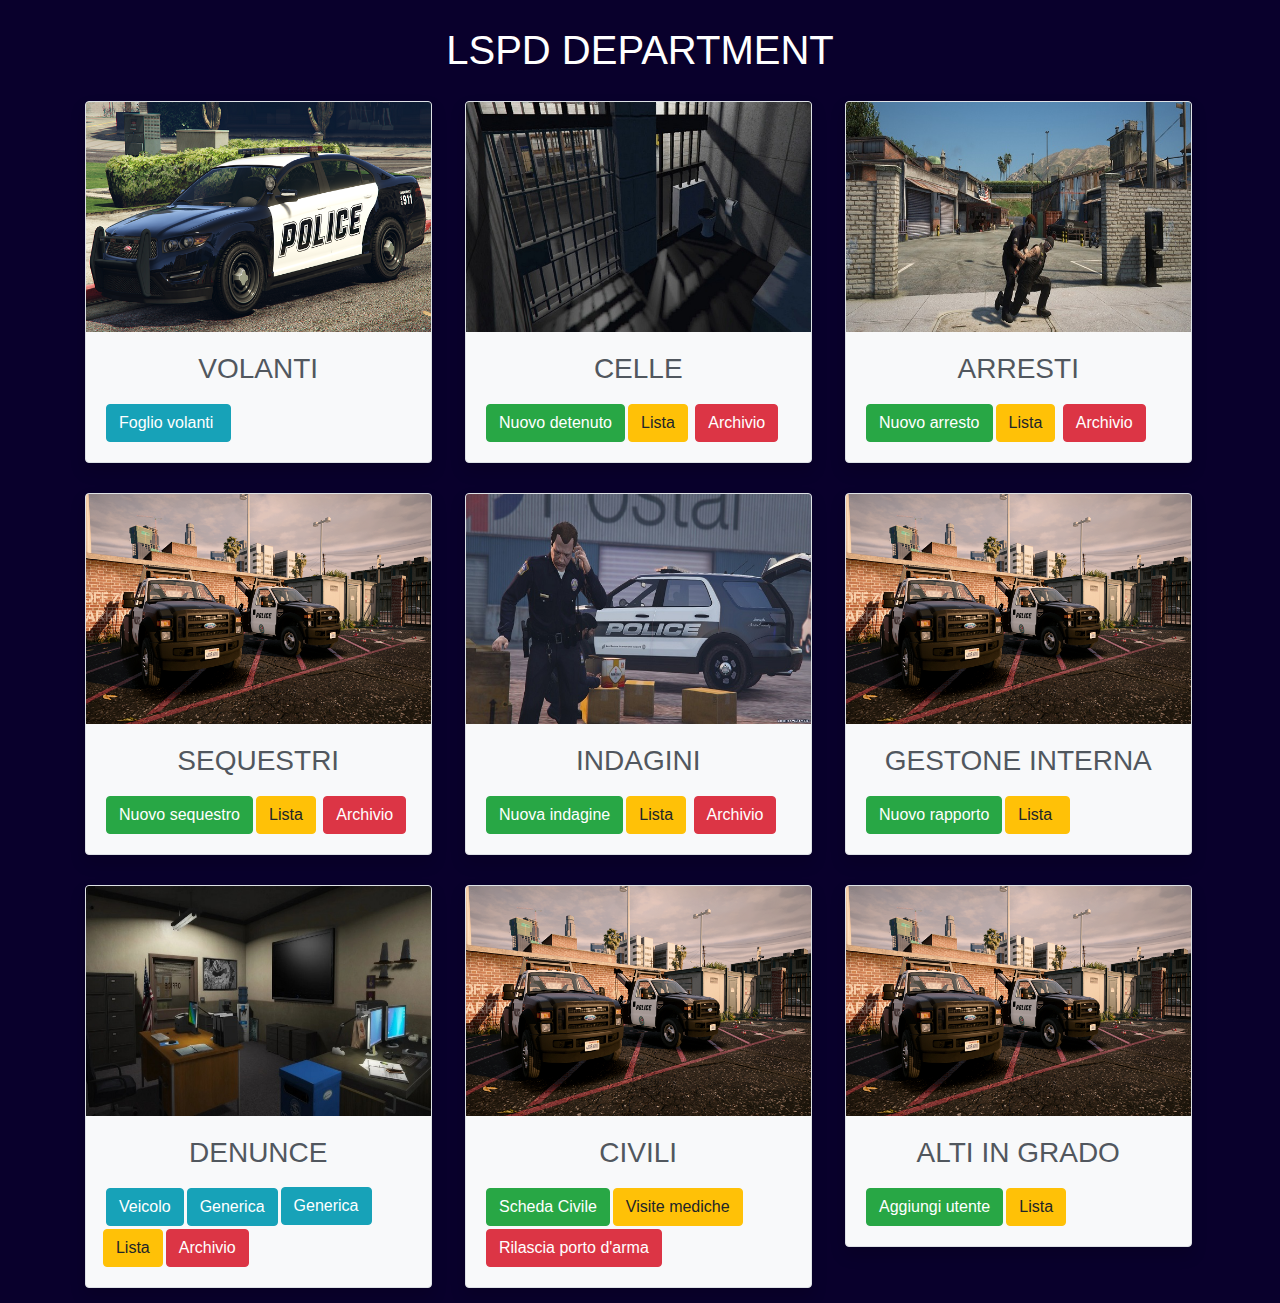
<file: index.html>
<!DOCTYPE html>
<html>

<head>
    <meta charset="utf-8">
    <meta name="viewport" content="width=device-width, initial-scale=1.0, shrink-to-fit=no">
    <title>Untitled</title>
    <link rel="stylesheet" href="https://cdnjs.cloudflare.com/ajax/libs/twitter-bootstrap/4.4.1/css/bootstrap.min.css">
    <link rel="stylesheet" href="https://fonts.googleapis.com/css?family=Oswald">
    <link rel="stylesheet" href="assets/css/styles.min.css">
    <link rel="stylesheet" href="https://cdnjs.cloudflare.com/ajax/libs/animate.css/3.5.2/animate.min.css">
</head>

<body style="color: rgb(255,255,255);background-color: rgb(9,0,44);">
    <h1 id="title">LSPD DEPARTMENT</h1>
    <section>
        <div class="container">
            <div class="row">
                <div class="col-auto col-sm-12 col-md-12 col-lg-4 col-xl-4" style="padding-top: 15px;padding-bottom: 15px;padding-right: 15px;padding-left: 15px;border: none;">
                    <div class="bg-light border rounded shadow card"><img class="card-img-top" src="assets/img/car-police.png">
                        <div class="card-body">
                            <h3 class="text-center card-title" style="font-family: 'Alegreya Sans', sans-serif;color: rgb(81,87,94);">VOLANTI</h3>
                            <p class="card-text" style="font-family: Antic, sans-serif;color: rgb(81,87,94);"></p><a class="btn btn-outline-info active" role="button" id="submit" style="font-weight: normal;font-family: Antic, sans-serif;">Foglio volanti&nbsp;</a></div>
                    </div>
                </div>
                <div class="col-auto col-sm-12 col-md-12 col-lg-4 col-xl-4" style="padding-top: 15px;padding-bottom: 15px;padding-right: 15px;padding-left: 15px;">
                    <div class="bg-light border rounded shadow card"><img class="card-img-top" src="assets/img/jail.jpg">
                        <div class="card-body">
                            <h3 class="text-center card-title" style="font-family: Antic, sans-serif;color: rgb(81,87,94);">CELLE</h3>
                            <p class="card-text" style="font-family: Antic, sans-serif;color: rgb(81,87,94);"></p><a class="btn btn-outline-success active" role="button" id="submit" style="font-weight: normal;font-family: Antic, sans-serif;">Nuovo detenuto</a><a class="btn btn-outline-warning active" role="button" id="submit" style="font-weight: normal;font-family: Antic, sans-serif;">Lista</a>
                            <a
                                class="btn btn-outline-danger active" role="button" id="submit" style="font-weight: normal;font-family: Antic, sans-serif;">Archivio</a>
                        </div>
                    </div>
                </div>
                <div class="col-auto col-sm-12 col-md-12 col-lg-4 col-xl-4" style="padding-top: 15px;padding-bottom: 15px;padding-right: 15px;padding-left: 15px;">
                    <div class="bg-light border rounded shadow card"><img class="card-img-top" src="assets/img/arrest.jpeg">
                        <div class="card-body">
                            <h3 class="text-center card-title" style="font-family: Antic, sans-serif;color: rgb(81,87,94);">ARRESTI</h3>
                            <p class="card-text" style="font-family: Antic, sans-serif;color: rgb(81,87,94);"></p><a class="btn btn-outline-success active" role="button" id="submit" style="font-weight: normal;font-family: Antic, sans-serif;">Nuovo arresto</a><a class="btn btn-outline-warning active" role="button" id="submit" style="font-weight: normal;font-family: Antic, sans-serif;">Lista</a>
                            <a
                                class="btn btn-outline-danger active" role="button" id="submit" style="font-weight: normal;font-family: Antic, sans-serif;">Archivio</a>
                        </div>
                    </div>
                </div>
                <div class="col-auto col-sm-12 col-md-12 col-lg-4 col-xl-4" style="padding-top: 15px;padding-bottom: 15px;padding-right: 15px;padding-left: 15px;">
                    <div class="bg-light border rounded shadow card"><img class="card-img-top" src="assets/img/towtruck.png">
                        <div class="card-body">
                            <h3 class="text-center card-title" style="font-family: Antic, sans-serif;color: rgb(81,87,94);">SEQUESTRI</h3>
                            <p class="card-text" style="font-family: Antic, sans-serif;color: rgb(81,87,94);"></p><a class="btn btn-outline-success active" role="button" id="submit" style="font-weight: normal;font-family: Antic, sans-serif;">Nuovo sequestro</a><a class="btn btn-outline-warning active" role="button" id="submit" style="font-weight: normal;font-family: Antic, sans-serif;">Lista</a>
                            <a
                                class="btn btn-outline-danger active" role="button" id="submit" style="font-weight: normal;font-family: Antic, sans-serif;">Archivio</a>
                        </div>
                    </div>
                </div>
                <div class="col-auto col-sm-12 col-md-12 col-lg-4 col-xl-4" style="padding-top: 15px;padding-bottom: 15px;padding-right: 15px;padding-left: 15px;">
                    <div class="bg-light border rounded shadow card"><img class="card-img-top" src="assets/img/indagini.jpg">
                        <div class="card-body">
                            <h3 class="text-center card-title" style="font-family: Antic, sans-serif;color: rgb(81,87,94);">INDAGINI</h3>
                            <p class="card-text" style="font-family: Antic, sans-serif;color: rgb(81,87,94);"></p><a class="btn btn-outline-success active" role="button" id="submit" style="font-weight: normal;font-family: Antic, sans-serif;">Nuova indagine</a><a class="btn btn-outline-warning active" role="button" id="submit" style="font-weight: normal;font-family: Antic, sans-serif;">Lista</a>
                            <a
                                class="btn btn-outline-danger active" role="button" id="submit" style="font-weight: normal;font-family: Antic, sans-serif;">Archivio</a>
                        </div>
                    </div>
                </div>
                <div class="col-auto col-sm-12 col-md-12 col-lg-4 col-xl-4" style="padding-top: 15px;padding-bottom: 15px;padding-right: 15px;padding-left: 15px;">
                    <div class="bg-light border rounded shadow card"><img class="card-img-top" src="assets/img/towtruck.png">
                        <div class="card-body">
                            <h3 class="text-center card-title" style="font-family: Antic, sans-serif;color: rgb(81,87,94);">GESTONE INTERNA</h3>
                            <p class="card-text" style="font-family: Antic, sans-serif;color: rgb(81,87,94);"></p><a class="btn btn-outline-success active" role="button" id="submit" style="font-weight: normal;font-family: Antic, sans-serif;">Nuovo rapporto</a><a class="btn btn-outline-warning active" role="button" id="submit" style="font-weight: normal;font-family: Antic, sans-serif;">Lista&nbsp;</a></div>
                    </div>
                </div>
                <div class="col-auto col-sm-12 col-md-12 col-lg-4 col-xl-4" style="padding-top: 15px;padding-bottom: 15px;padding-right: 15px;padding-left: 15px;">
                    <div class="bg-light border rounded shadow card"><img class="card-img-top" src="assets/img/complaint.jpg">
                        <div class="card-body">
                            <h3 class="text-center card-title" style="font-family: Antic, sans-serif;color: rgb(81,87,94);">DENUNCE</h3>
                            <p class="card-text" style="font-family: Antic, sans-serif;color: rgb(81,87,94);"></p><a class="btn btn-outline-info active" role="button" id="submit" style="font-weight: normal;font-family: Antic, sans-serif;" href="denuncia_veicolo.html">Veicolo</a><a class="btn btn-outline-info active" role="button" id="submit"
                                style="font-weight: normal;font-family: Antic, sans-serif;" href="denuncia_generica.html">Generica</a><a class="btn btn-outline-info active" role="button" id="submit-1" style="font-weight: normal;font-family: Antic, sans-serif;"
                                href="denuncia_generica.html">Generica</a><a class="btn btn-outline-warning active" role="button" id="submit" style="font-weight: normal;font-family: Antic, sans-serif; margin-left: -1%">Lista</a><a class="btn btn-outline-danger active"
                                role="button" id="submit" style="font-weight: normal;font-family: Antic, sans-serif;">Archivio</a></div>
                    </div>
                </div>
                <div class="col-auto col-sm-12 col-md-12 col-lg-4 col-xl-4" style="padding-top: 15px;padding-bottom: 15px;padding-right: 15px;padding-left: 15px;">
                    <div class="bg-light border rounded shadow card"><img class="card-img-top" src="assets/img/towtruck.png">
                        <div class="card-body">
                            <h3 class="text-center card-title" style="font-family: Antic, sans-serif;color: rgb(81,87,94);">CIVILI</h3>
                            <p class="card-text" style="font-family: Antic, sans-serif;color: rgb(81,87,94);"></p><a class="btn btn-outline-success active" role="button" id="submit" style="font-weight: normal;font-family: Antic, sans-serif;" href="scheda_civile.php">Scheda Civile</a><a class="btn btn-outline-warning active" role="button"
                                id="submit" style="font-weight: normal;font-family: Antic, sans-serif;">Visite mediche</a><a class="btn btn-outline-danger active" role="button" id="submit" style="font-weight: normal;font-family: Antic, sans-serif;">Rilascia porto d'arma</a></div>
                    </div>
                </div>
                <div class="col-auto col-sm-12 col-md-12 col-lg-4 col-xl-4" style="padding-top: 15px;padding-bottom: 15px;padding-right: 15px;padding-left: 15px;">
                    <div class="bg-light border rounded shadow card"><img class="card-img-top" src="assets/img/towtruck.png">
                        <div class="card-body">
                            <h3 class="text-center card-title" style="font-family: Antic, sans-serif;color: rgb(81,87,94);">ALTI IN GRADO</h3>
                            <p class="card-text" style="font-family: Antic, sans-serif;color: rgb(81,87,94);"></p><a class="btn btn-outline-success active" role="button" id="submit" style="font-weight: normal;font-family: Antic, sans-serif;" href="..">Aggiungi utente</a><a class="btn btn-outline-warning active" role="button"
                                id="submit" style="font-weight: normal;font-family: Antic, sans-serif;">Lista</a></div>
                    </div>
                </div>
            </div>
        </div>
    </section>
    <script src="https://cdnjs.cloudflare.com/ajax/libs/jquery/3.4.1/jquery.min.js"></script>
    <script src="https://cdnjs.cloudflare.com/ajax/libs/twitter-bootstrap/4.4.1/js/bootstrap.bundle.min.js"></script>
    <script src="assets/js/script.min.js"></script>
</body>

</html>
</file>
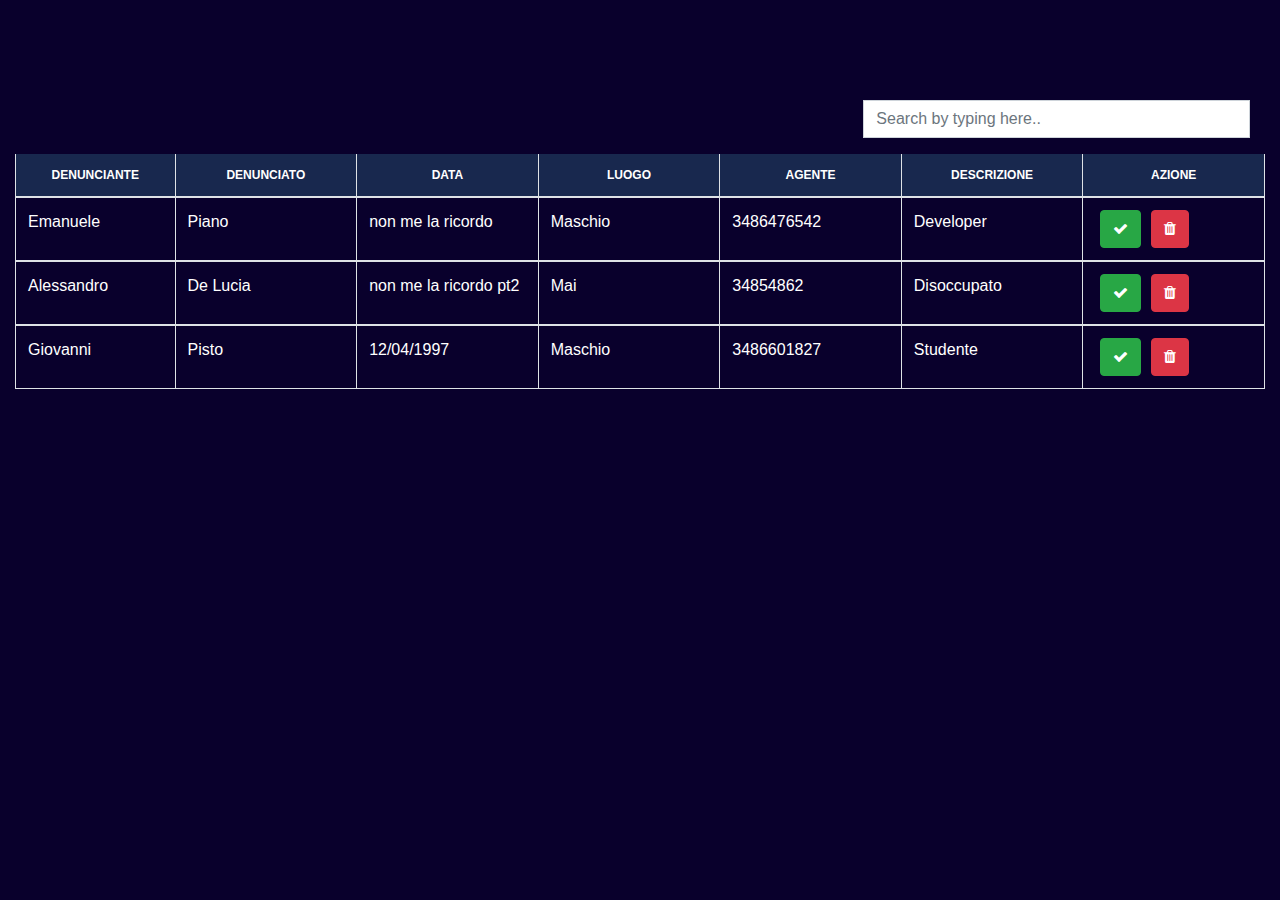
<file: lista_denuncia_generica.html>
<!DOCTYPE html>
<html>

<head>
    <meta charset="utf-8">
    <meta name="viewport" content="width=device-width, initial-scale=1.0, shrink-to-fit=no">
    <title>Untitled</title>
    <link rel="stylesheet" href="https://cdnjs.cloudflare.com/ajax/libs/twitter-bootstrap/4.4.1/css/bootstrap.min.css">
    <link rel="stylesheet" href="https://fonts.googleapis.com/css?family=Oswald">
    <link rel="stylesheet" href="https://cdnjs.cloudflare.com/ajax/libs/font-awesome/4.7.0/css/font-awesome.min.css">
    <link rel="stylesheet" href="assets/css/styles.min.css">
    <link rel="stylesheet" href="https://cdnjs.cloudflare.com/ajax/libs/animate.css/3.5.2/animate.min.css">
</head>

<body style="background-color: rgb(9,0,44);">
    <div class="col-md-12 search-table-col">
        <div class="form-group pull-right col-lg-4"><input type="text" class="search form-control" placeholder="Search by typing here.."></div><span class="counter pull-right"></span>
        <div class="table-responsive  table table-hover results">
            <table class="table table-bordered table-hover">
                <thead class="bill-header cs">
                    <tr>
                        <th id="trs-hd" class="col-lg-1">DENUNCIANTE</th>
                        <th id="trs-hd" class="col-lg-2">DENUNCIATO</th>
                        <th id="trs-hd" class="col-lg-3">DATA</th>
                        <th id="trs-hd" class="col-lg-2">LUOGO</th>
                        <th id="trs-hd" class="col-lg-2">AGENTE</th>
                        <th id="trs-hd" class="col-lg-2">DESCRIZIONE</th>
                        <th id="trs-hd" class="col-lg-2">AZIONE</th>
                    </tr>
                </thead>
                <tbody>
                    <tr class="warning no-result">
                        <td colspan="12"><i class="fa fa-warning"></i>&nbsp; No Result !!!</td>
                    </tr>
                    <tr>
                        <td style="color: rgb(255,255,255);">Emanuele</td>
                        <td style="color: rgb(255,255,255);">Piano</td>
                        <td style="color: rgb(255,255,255);">non me la ricordo</td>
                        <td style="color: rgb(255,255,255);">Maschio</td>
                        <td style="color: rgb(255,255,255);">3486476542</td>
                        <td style="color: rgb(255,255,255);">Developer</td>
                        <td
                            ><button class="btn btn-success" style="margin-left: 5px;" type="submit"><i class="fa fa-check" style="font-size: 15px;"></i></button>
                            <button class="btn btn-danger" style="margin-left: 5px;" type="submit"><i class="fa fa-trash" style="font-size: 15px;"></i></button>
                        </td>
                    </tr>
                </tbody>
                <tbody>
                    <tr class="warning no-result">
                        <td colspan="12"><i class="fa fa-warning"></i>&nbsp; No Result !!!</td>
                    </tr>
                    <tr>
                        <td style="color: rgb(255,255,255);">Alessandro</td>
                        <td style="color: rgb(255,255,255);">De Lucia</td>
                        <td style="color: rgb(255,255,255);">non me la ricordo pt2</td>
                        <td style="color: rgb(255,255,255);">Mai</td>
                        <td style="color: rgb(255,255,255);">34854862</td>
                        <td style="color: rgb(255,255,255);">Disoccupato</td>
                        <td>
                            <button class="btn btn-success" style="margin-left: 5px;" type="submit"><i class="fa fa-check" style="font-size: 15px;"></i></button>
                            <button class="btn btn-danger" style="margin-left: 5px;" type="submit"><i class="fa fa-trash" style="font-size: 15px;"></i></button>
                        </td>
                    </tr>
                </tbody>
                <tbody>
                    <tr class="warning no-result">
                        <td colspan="12"><i class="fa fa-warning"></i>&nbsp; No Result !!!</td>
                    </tr>
                    <tr>
                        <td style="color: rgb(255,255,255);">Giovanni</td>
                        <td style="color: rgb(255,255,255);">Pisto</td>
                        <td style="color: rgb(255,255,255);">12/04/1997</td>
                        <td style="color: rgb(255,255,255);">Maschio</td>
                        <td style="color: rgb(255,255,255);">3486601827</td>
                        <td style="color: rgb(255,255,255);">Studente</td>
                        <td>
                            <button class="btn btn-success" style="margin-left: 5px;" type="submit"><i class="fa fa-check" style="font-size: 15px;"></i></button>
                            <button class="btn btn-danger" style="margin-left: 5px;" type="submit"><i class="fa fa-trash" style="font-size: 15px;"></i></button>
                        </td>
                    </tr>
                </tbody>
                <!--
                    QUESTA È LA PARTE CHE CREA LE RIGHE DELLA TABELLA
                    
                    <tbody>
                    <tr class="warning no-result">
                        <td colspan="12"><i class="fa fa-warning"></i>&nbsp; No Result !!!</td>
                    </tr>
                    <tr>
                        <td style="color: rgb(255,255,255);">01</td>
                        <td style="color: rgb(255,255,255);">Iaiu</td>
                        <td style="color: rgb(255,255,255);">Souvik Kundu</td>
                        <td style="color: rgb(255,255,255);">Bootstrap Stuido</td>
                        <td style="color: rgb(255,255,255);">2014</td>
                        <td style="color: rgb(255,255,255);">2014</td>
                        <td>
                            <button class="btn btn-success" style="margin-left: 5px;" type="submit"><i class="fa fa-check" style="font-size: 15px;"></i></button>
                            <button class="btn btn-danger" style="margin-left: 5px;" type="submit"><i class="fa fa-trash" style="font-size: 15px;"></i></button>
                        </td>
                    </tr>
                </tbody>
                -->
            </table>
        </div>
    </div>
    <script src="https://cdnjs.cloudflare.com/ajax/libs/jquery/3.4.1/jquery.min.js"></script>
    <script src="https://cdnjs.cloudflare.com/ajax/libs/twitter-bootstrap/4.4.1/js/bootstrap.bundle.min.js"></script>
    <script src="assets/js/script.min.js"></script>
</body>

</html>
</file>
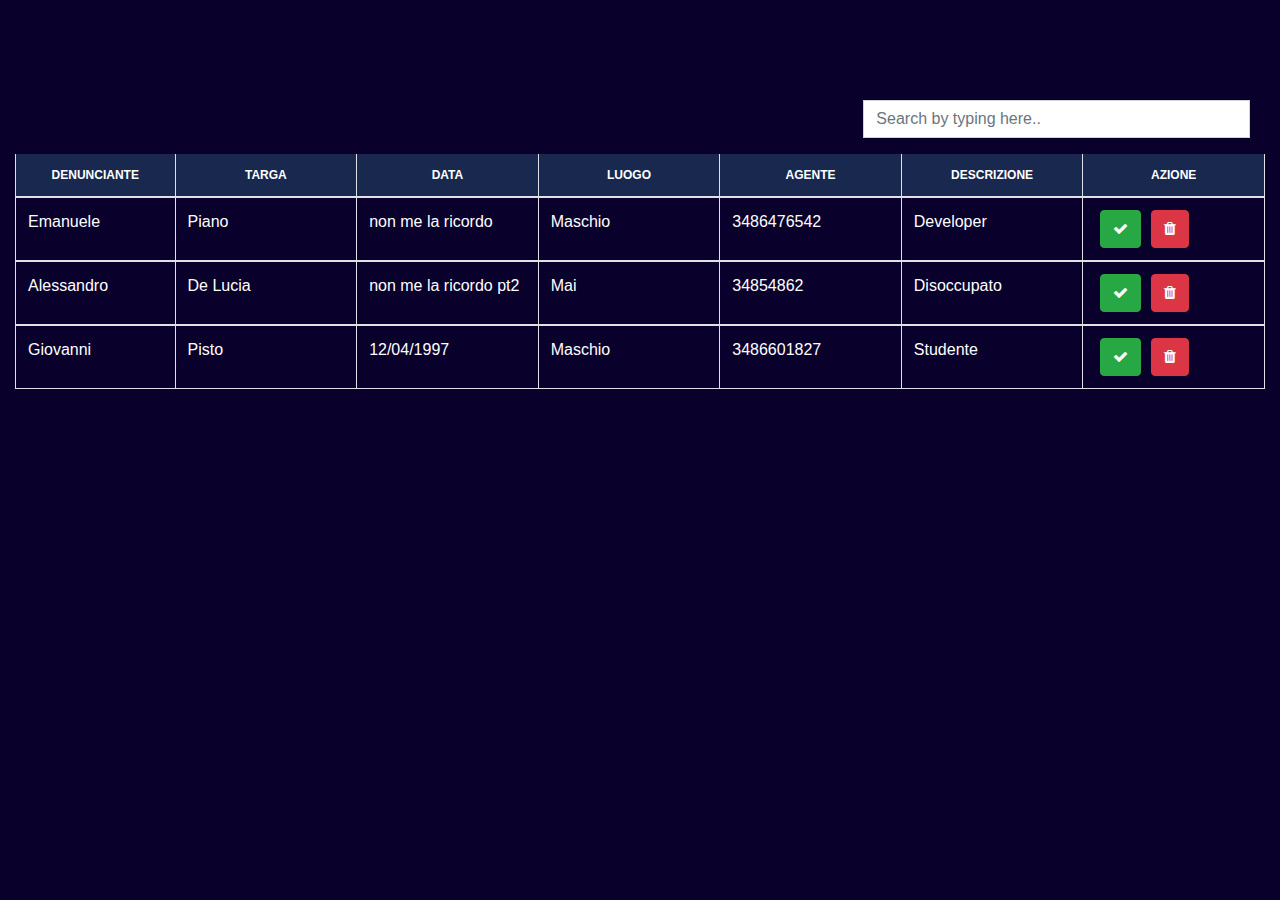
<file: lista_denuncia_veicolo.html>
<!DOCTYPE html>
<html>

<head>
    <meta charset="utf-8">
    <meta name="viewport" content="width=device-width, initial-scale=1.0, shrink-to-fit=no">
    <title>Untitled</title>
    <link rel="stylesheet" href="https://cdnjs.cloudflare.com/ajax/libs/twitter-bootstrap/4.4.1/css/bootstrap.min.css">
    <link rel="stylesheet" href="https://fonts.googleapis.com/css?family=Oswald">
    <link rel="stylesheet" href="https://cdnjs.cloudflare.com/ajax/libs/font-awesome/4.7.0/css/font-awesome.min.css">
    <link rel="stylesheet" href="assets/css/styles.min.css">
    <link rel="stylesheet" href="https://cdnjs.cloudflare.com/ajax/libs/animate.css/3.5.2/animate.min.css">
</head>

<body style="background-color: rgb(9,0,44);">
    <div class="col-md-12 search-table-col">
        <div class="form-group pull-right col-lg-4"><input type="text" class="search form-control" placeholder="Search by typing here.."></div><span class="counter pull-right"></span>
        <div class="table-responsive  table table-hover results">
            <table class="table table-bordered table-hover">
                <thead class="bill-header cs">
                    <tr>
                        <th id="trs-hd" class="col-lg-1">DENUNCIANTE</th>
                        <th id="trs-hd" class="col-lg-2">TARGA</th>
                        <th id="trs-hd" class="col-lg-3">DATA</th>
                        <th id="trs-hd" class="col-lg-2">LUOGO</th>
                        <th id="trs-hd" class="col-lg-2">AGENTE</th>
                        <th id="trs-hd" class="col-lg-2">DESCRIZIONE</th>
                        <th id="trs-hd" class="col-lg-2">AZIONE</th>
                    </tr>
                </thead>
                <tbody>
                    <tr class="warning no-result">
                        <td colspan="12"><i class="fa fa-warning"></i>&nbsp; No Result !!!</td>
                    </tr>
                    <tr>
                        <td style="color: rgb(255,255,255);">Emanuele</td>
                        <td style="color: rgb(255,255,255);">Piano</td>
                        <td style="color: rgb(255,255,255);">non me la ricordo</td>
                        <td style="color: rgb(255,255,255);">Maschio</td>
                        <td style="color: rgb(255,255,255);">3486476542</td>
                        <td style="color: rgb(255,255,255);">Developer</td>
                        <td
                            ><button class="btn btn-success" style="margin-left: 5px;" type="submit"><i class="fa fa-check" style="font-size: 15px;"></i></button>
                            <button class="btn btn-danger" style="margin-left: 5px;" type="submit"><i class="fa fa-trash" style="font-size: 15px;"></i></button>
                        </td>
                    </tr>
                </tbody>
                <tbody>
                    <tr class="warning no-result">
                        <td colspan="12"><i class="fa fa-warning"></i>&nbsp; No Result !!!</td>
                    </tr>
                    <tr>
                        <td style="color: rgb(255,255,255);">Alessandro</td>
                        <td style="color: rgb(255,255,255);">De Lucia</td>
                        <td style="color: rgb(255,255,255);">non me la ricordo pt2</td>
                        <td style="color: rgb(255,255,255);">Mai</td>
                        <td style="color: rgb(255,255,255);">34854862</td>
                        <td style="color: rgb(255,255,255);">Disoccupato</td>
                        <td>
                            <button class="btn btn-success" style="margin-left: 5px;" type="submit"><i class="fa fa-check" style="font-size: 15px;"></i></button>
                            <button class="btn btn-danger" style="margin-left: 5px;" type="submit"><i class="fa fa-trash" style="font-size: 15px;"></i></button>
                        </td>
                    </tr>
                </tbody>
                <tbody>
                    <tr class="warning no-result">
                        <td colspan="12"><i class="fa fa-warning"></i>&nbsp; No Result !!!</td>
                    </tr>
                    <tr>
                        <td style="color: rgb(255,255,255);">Giovanni</td>
                        <td style="color: rgb(255,255,255);">Pisto</td>
                        <td style="color: rgb(255,255,255);">12/04/1997</td>
                        <td style="color: rgb(255,255,255);">Maschio</td>
                        <td style="color: rgb(255,255,255);">3486601827</td>
                        <td style="color: rgb(255,255,255);">Studente</td>
                        <td>
                            <button class="btn btn-success" style="margin-left: 5px;" type="submit"><i class="fa fa-check" style="font-size: 15px;"></i></button>
                            <button class="btn btn-danger" style="margin-left: 5px;" type="submit"><i class="fa fa-trash" style="font-size: 15px;"></i></button>
                        </td>
                    </tr>
                </tbody>
                <!--
                    QUESTA È LA PARTE CHE CREA LE RIGHE DELLA TABELLA
                    
                    <tbody>
                    <tr class="warning no-result">
                        <td colspan="12"><i class="fa fa-warning"></i>&nbsp; No Result !!!</td>
                    </tr>
                    <tr>
                        <td style="color: rgb(255,255,255);">01</td>
                        <td style="color: rgb(255,255,255);">Iaiu</td>
                        <td style="color: rgb(255,255,255);">Souvik Kundu</td>
                        <td style="color: rgb(255,255,255);">Bootstrap Stuido</td>
                        <td style="color: rgb(255,255,255);">2014</td>
                        <td style="color: rgb(255,255,255);">2014</td>
                        <td>
                            <button class="btn btn-success" style="margin-left: 5px;" type="submit"><i class="fa fa-check" style="font-size: 15px;"></i></button>
                            <button class="btn btn-danger" style="margin-left: 5px;" type="submit"><i class="fa fa-trash" style="font-size: 15px;"></i></button>
                        </td>
                    </tr>
                </tbody>
                -->
            </table>
        </div>
    </div>
    <script src="https://cdnjs.cloudflare.com/ajax/libs/jquery/3.4.1/jquery.min.js"></script>
    <script src="https://cdnjs.cloudflare.com/ajax/libs/twitter-bootstrap/4.4.1/js/bootstrap.bundle.min.js"></script>
    <script src="assets/js/script.min.js"></script>
</body>

</html>
</file>
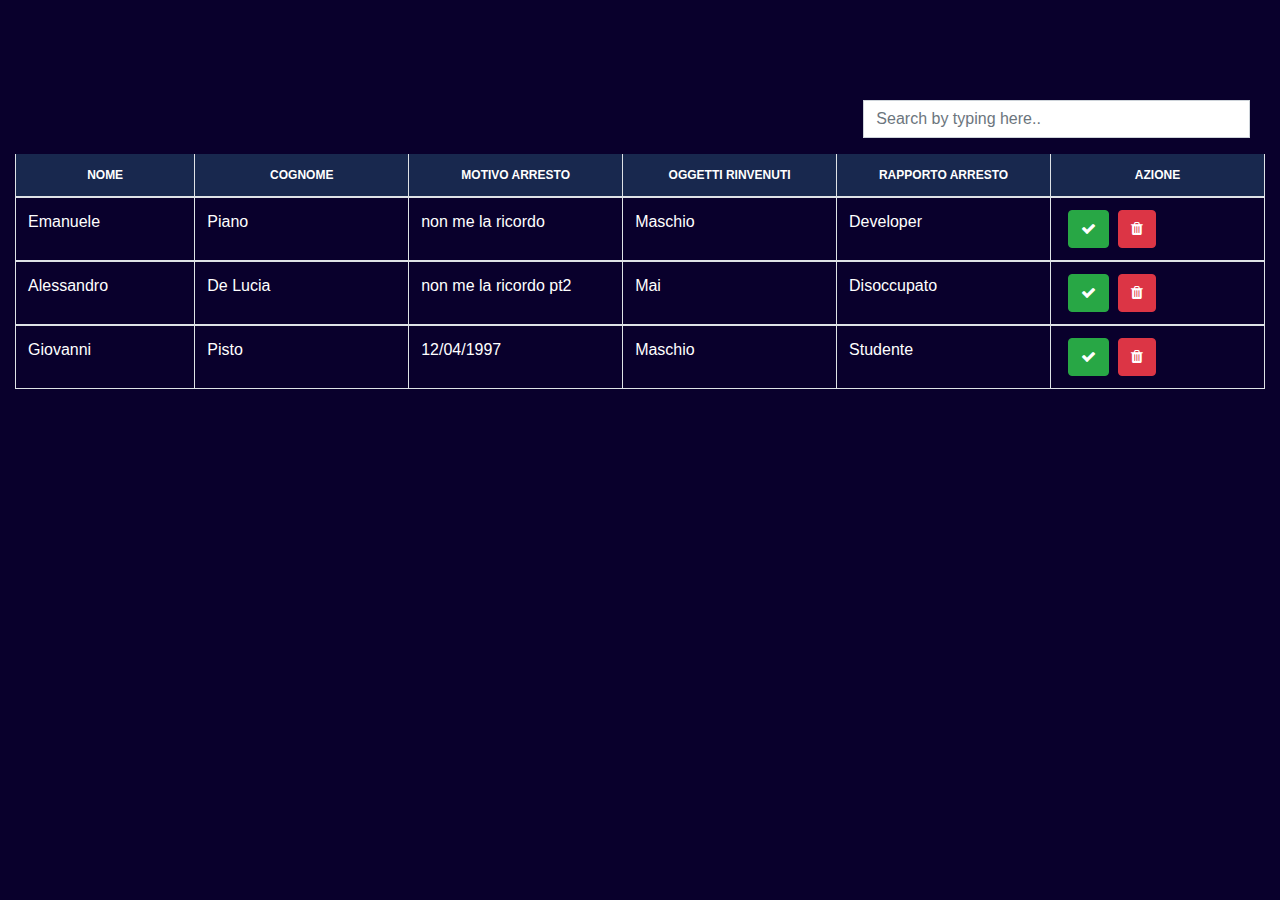
<file: lista_detenuti.html>
<!DOCTYPE html>
<html>

<head>
    <meta charset="utf-8">
    <meta name="viewport" content="width=device-width, initial-scale=1.0, shrink-to-fit=no">
    <title>Untitled</title>
    <link rel="stylesheet" href="https://cdnjs.cloudflare.com/ajax/libs/twitter-bootstrap/4.4.1/css/bootstrap.min.css">
    <link rel="stylesheet" href="https://fonts.googleapis.com/css?family=Oswald">
    <link rel="stylesheet" href="https://cdnjs.cloudflare.com/ajax/libs/font-awesome/4.7.0/css/font-awesome.min.css">
    <link rel="stylesheet" href="assets/css/styles.min.css">
    <link rel="stylesheet" href="https://cdnjs.cloudflare.com/ajax/libs/animate.css/3.5.2/animate.min.css">
</head>

<body style="background-color: rgb(9,0,44);">
    <div class="col-md-12 search-table-col">
        <div class="form-group pull-right col-lg-4"><input type="text" class="search form-control" placeholder="Search by typing here.."></div><span class="counter pull-right"></span>
        <div class="table-responsive  table table-hover results">
            <table class="table table-bordered table-hover">
                <thead class="bill-header cs">
                    <tr>
                        <th id="trs-hd" class="col-lg-1">NOME</th>
                        <th id="trs-hd" class="col-lg-2">COGNOME</th>
                        <th id="trs-hd" class="col-lg-3">MOTIVO ARRESTO</th>
                        <th id="trs-hd" class="col-lg-2">OGGETTI RINVENUTI</th>
                        <th id="trs-hd" class="col-lg-2">RAPPORTO ARRESTO</th>
                        <th id="trs-hd" class="col-lg-2">AZIONE</th>
                    </tr>
                </thead>
                <tbody>
                    <tr class="warning no-result">
                        <td colspan="12"><i class="fa fa-warning"></i>&nbsp; No Result !!!</td>
                    </tr>
                    <tr>
                        <td style="color: rgb(255,255,255);">Emanuele</td>
                        <td style="color: rgb(255,255,255);">Piano</td>
                        <td style="color: rgb(255,255,255);">non me la ricordo</td>
                        <td style="color: rgb(255,255,255);">Maschio</td>
                        <td style="color: rgb(255,255,255);">Developer</td>
                        <td
                            ><button class="btn btn-success" style="margin-left: 5px;" type="submit"><i class="fa fa-check" style="font-size: 15px;"></i></button>
                            <button class="btn btn-danger" style="margin-left: 5px;" type="submit"><i class="fa fa-trash" style="font-size: 15px;"></i></button>
                        </td>
                    </tr>
                </tbody>
                <tbody>
                    <tr class="warning no-result">
                        <td colspan="12"><i class="fa fa-warning"></i>&nbsp; No Result !!!</td>
                    </tr>
                    <tr>
                        <td style="color: rgb(255,255,255);">Alessandro</td>
                        <td style="color: rgb(255,255,255);">De Lucia</td>
                        <td style="color: rgb(255,255,255);">non me la ricordo pt2</td>
                        <td style="color: rgb(255,255,255);">Mai</td>
                        <td style="color: rgb(255,255,255);">Disoccupato</td>
                        <td>
                            <button class="btn btn-success" style="margin-left: 5px;" type="submit"><i class="fa fa-check" style="font-size: 15px;"></i></button>
                            <button class="btn btn-danger" style="margin-left: 5px;" type="submit"><i class="fa fa-trash" style="font-size: 15px;"></i></button>
                        </td>
                    </tr>
                </tbody>
                <tbody>
                    <tr class="warning no-result">
                        <td colspan="12"><i class="fa fa-warning"></i>&nbsp; No Result !!!</td>
                    </tr>
                    <tr>
                        <td style="color: rgb(255,255,255);">Giovanni</td>
                        <td style="color: rgb(255,255,255);">Pisto</td>
                        <td style="color: rgb(255,255,255);">12/04/1997</td>
                        <td style="color: rgb(255,255,255);">Maschio</td>
                        <td style="color: rgb(255,255,255);">Studente</td>
                        <td>
                            <button class="btn btn-success" style="margin-left: 5px;" type="submit"><i class="fa fa-check" style="font-size: 15px;"></i></button>
                            <button class="btn btn-danger" style="margin-left: 5px;" type="submit"><i class="fa fa-trash" style="font-size: 15px;"></i></button>
                        </td>
                    </tr>
                </tbody>
                <!--
                    QUESTA È LA PARTE CHE CREA LE RIGHE DELLA TABELLA
                    
                    <tbody>
                    <tr class="warning no-result">
                        <td colspan="12"><i class="fa fa-warning"></i>&nbsp; No Result !!!</td>
                    </tr>
                    <tr>
                        <td style="color: rgb(255,255,255);">01</td>
                        <td style="color: rgb(255,255,255);">Iaiu</td>
                        <td style="color: rgb(255,255,255);">Souvik Kundu</td>
                        <td style="color: rgb(255,255,255);">Bootstrap Stuido</td>
                        <td style="color: rgb(255,255,255);">2014</td>
                        <td>
                            <button class="btn btn-success" style="margin-left: 5px;" type="submit"><i class="fa fa-check" style="font-size: 15px;"></i></button>
                            <button class="btn btn-danger" style="margin-left: 5px;" type="submit"><i class="fa fa-trash" style="font-size: 15px;"></i></button>
                        </td>
                    </tr>
                </tbody>
                -->
            </table>
        </div>
    </div>
    <script src="https://cdnjs.cloudflare.com/ajax/libs/jquery/3.4.1/jquery.min.js"></script>
    <script src="https://cdnjs.cloudflare.com/ajax/libs/twitter-bootstrap/4.4.1/js/bootstrap.bundle.min.js"></script>
    <script src="assets/js/script.min.js"></script>
</body>

</html>
</file>
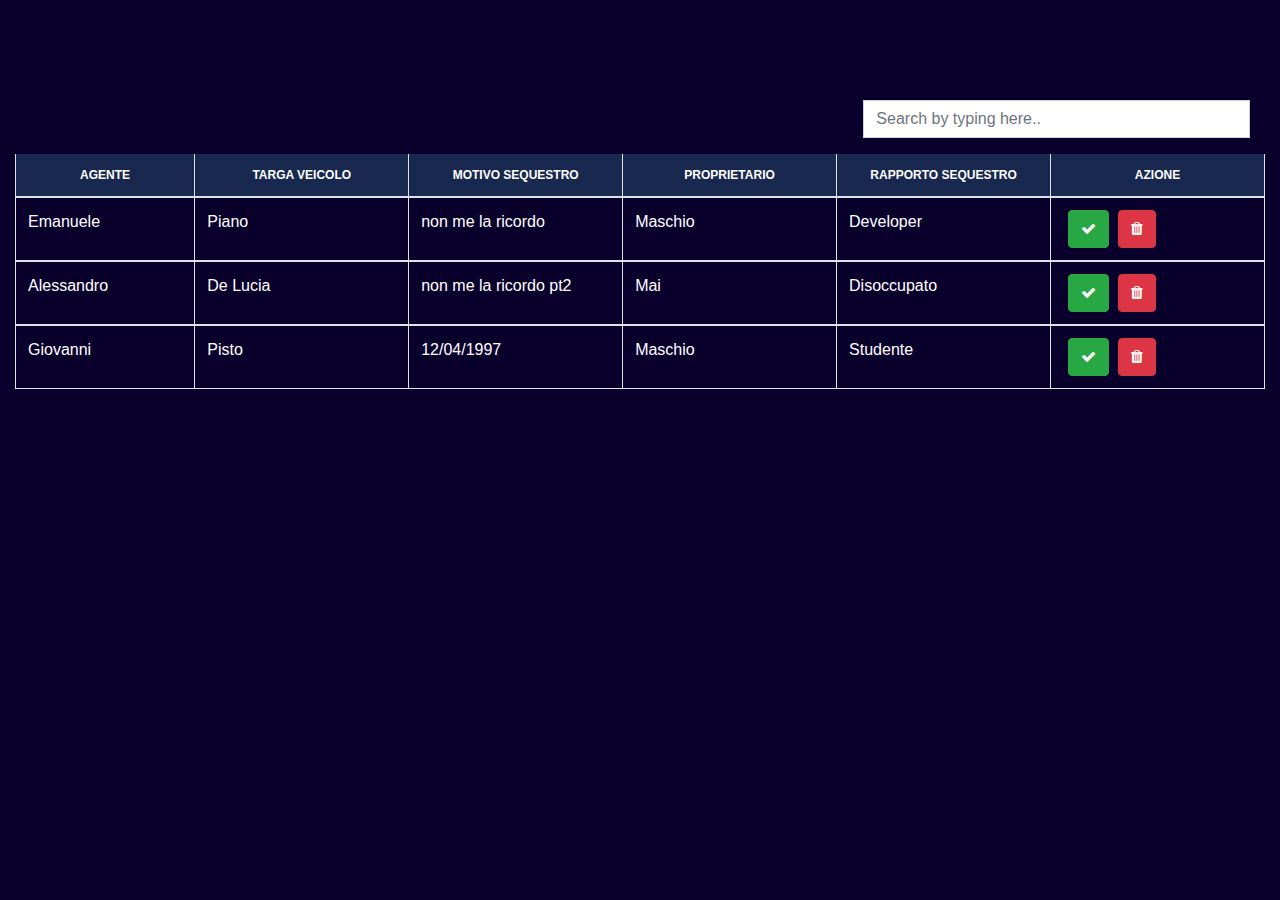
<file: lista_sequestri.html>
<!DOCTYPE html>
<html>

<head>
    <meta charset="utf-8">
    <meta name="viewport" content="width=device-width, initial-scale=1.0, shrink-to-fit=no">
    <title>Untitled</title>
    <link rel="stylesheet" href="https://cdnjs.cloudflare.com/ajax/libs/twitter-bootstrap/4.4.1/css/bootstrap.min.css">
    <link rel="stylesheet" href="https://fonts.googleapis.com/css?family=Oswald">
    <link rel="stylesheet" href="https://cdnjs.cloudflare.com/ajax/libs/font-awesome/4.7.0/css/font-awesome.min.css">
    <link rel="stylesheet" href="assets/css/styles.min.css">
    <link rel="stylesheet" href="https://cdnjs.cloudflare.com/ajax/libs/animate.css/3.5.2/animate.min.css">
</head>

<body style="background-color: rgb(9,0,44);">
    <div class="col-md-12 search-table-col">
        <div class="form-group pull-right col-lg-4"><input type="text" class="search form-control" placeholder="Search by typing here.."></div><span class="counter pull-right"></span>
        <div class="table-responsive  table table-hover results">
            <table class="table table-bordered table-hover">
                <thead class="bill-header cs">
                    <tr>
                        <th id="trs-hd" class="col-lg-1">AGENTE</th>
                        <th id="trs-hd" class="col-lg-2">TARGA VEICOLO</th>
                        <th id="trs-hd" class="col-lg-3">MOTIVO SEQUESTRO</th>
                        <th id="trs-hd" class="col-lg-2">PROPRIETARIO</th>
                        <th id="trs-hd" class="col-lg-2">RAPPORTO SEQUESTRO</th>
                        <th id="trs-hd" class="col-lg-2">AZIONE</th>
                    </tr>
                </thead>
                <tbody>
                    <tr class="warning no-result">
                        <td colspan="12"><i class="fa fa-warning"></i>&nbsp; No Result !!!</td>
                    </tr>
                    <tr>
                        <td style="color: rgb(255,255,255);">Emanuele</td>
                        <td style="color: rgb(255,255,255);">Piano</td>
                        <td style="color: rgb(255,255,255);">non me la ricordo</td>
                        <td style="color: rgb(255,255,255);">Maschio</td>
                        <td style="color: rgb(255,255,255);">Developer</td>
                        <td
                            ><button class="btn btn-success" style="margin-left: 5px;" type="submit"><i class="fa fa-check" style="font-size: 15px;"></i></button>
                            <button class="btn btn-danger" style="margin-left: 5px;" type="submit"><i class="fa fa-trash" style="font-size: 15px;"></i></button>
                        </td>
                    </tr>
                </tbody>
                <tbody>
                    <tr class="warning no-result">
                        <td colspan="12"><i class="fa fa-warning"></i>&nbsp; No Result !!!</td>
                    </tr>
                    <tr>
                        <td style="color: rgb(255,255,255);">Alessandro</td>
                        <td style="color: rgb(255,255,255);">De Lucia</td>
                        <td style="color: rgb(255,255,255);">non me la ricordo pt2</td>
                        <td style="color: rgb(255,255,255);">Mai</td>
                        <td style="color: rgb(255,255,255);">Disoccupato</td>
                        <td>
                            <button class="btn btn-success" style="margin-left: 5px;" type="submit"><i class="fa fa-check" style="font-size: 15px;"></i></button>
                            <button class="btn btn-danger" style="margin-left: 5px;" type="submit"><i class="fa fa-trash" style="font-size: 15px;"></i></button>
                        </td>
                    </tr>
                </tbody>
                <tbody>
                    <tr class="warning no-result">
                        <td colspan="12"><i class="fa fa-warning"></i>&nbsp; No Result !!!</td>
                    </tr>
                    <tr>
                        <td style="color: rgb(255,255,255);">Giovanni</td>
                        <td style="color: rgb(255,255,255);">Pisto</td>
                        <td style="color: rgb(255,255,255);">12/04/1997</td>
                        <td style="color: rgb(255,255,255);">Maschio</td>
                        <td style="color: rgb(255,255,255);">Studente</td>
                        <td>
                            <button class="btn btn-success" style="margin-left: 5px;" type="submit"><i class="fa fa-check" style="font-size: 15px;"></i></button>
                            <button class="btn btn-danger" style="margin-left: 5px;" type="submit"><i class="fa fa-trash" style="font-size: 15px;"></i></button>
                        </td>
                    </tr>
                </tbody>
                <!--
                    QUESTA È LA PARTE CHE CREA LE RIGHE DELLA TABELLA
                    
                    <tbody>
                    <tr class="warning no-result">
                        <td colspan="12"><i class="fa fa-warning"></i>&nbsp; No Result !!!</td>
                    </tr>
                    <tr>
                        <td style="color: rgb(255,255,255);">01</td>
                        <td style="color: rgb(255,255,255);">Iaiu</td>
                        <td style="color: rgb(255,255,255);">Souvik Kundu</td>
                        <td style="color: rgb(255,255,255);">Bootstrap Stuido</td>
                        <td style="color: rgb(255,255,255);">2014</td>
                        <td>
                            <button class="btn btn-success" style="margin-left: 5px;" type="submit"><i class="fa fa-check" style="font-size: 15px;"></i></button>
                            <button class="btn btn-danger" style="margin-left: 5px;" type="submit"><i class="fa fa-trash" style="font-size: 15px;"></i></button>
                        </td>
                    </tr>
                </tbody>
                -->
            </table>
        </div>
    </div>
    <script src="https://cdnjs.cloudflare.com/ajax/libs/jquery/3.4.1/jquery.min.js"></script>
    <script src="https://cdnjs.cloudflare.com/ajax/libs/twitter-bootstrap/4.4.1/js/bootstrap.bundle.min.js"></script>
    <script src="assets/js/script.min.js"></script>
</body>

</html>
</file>
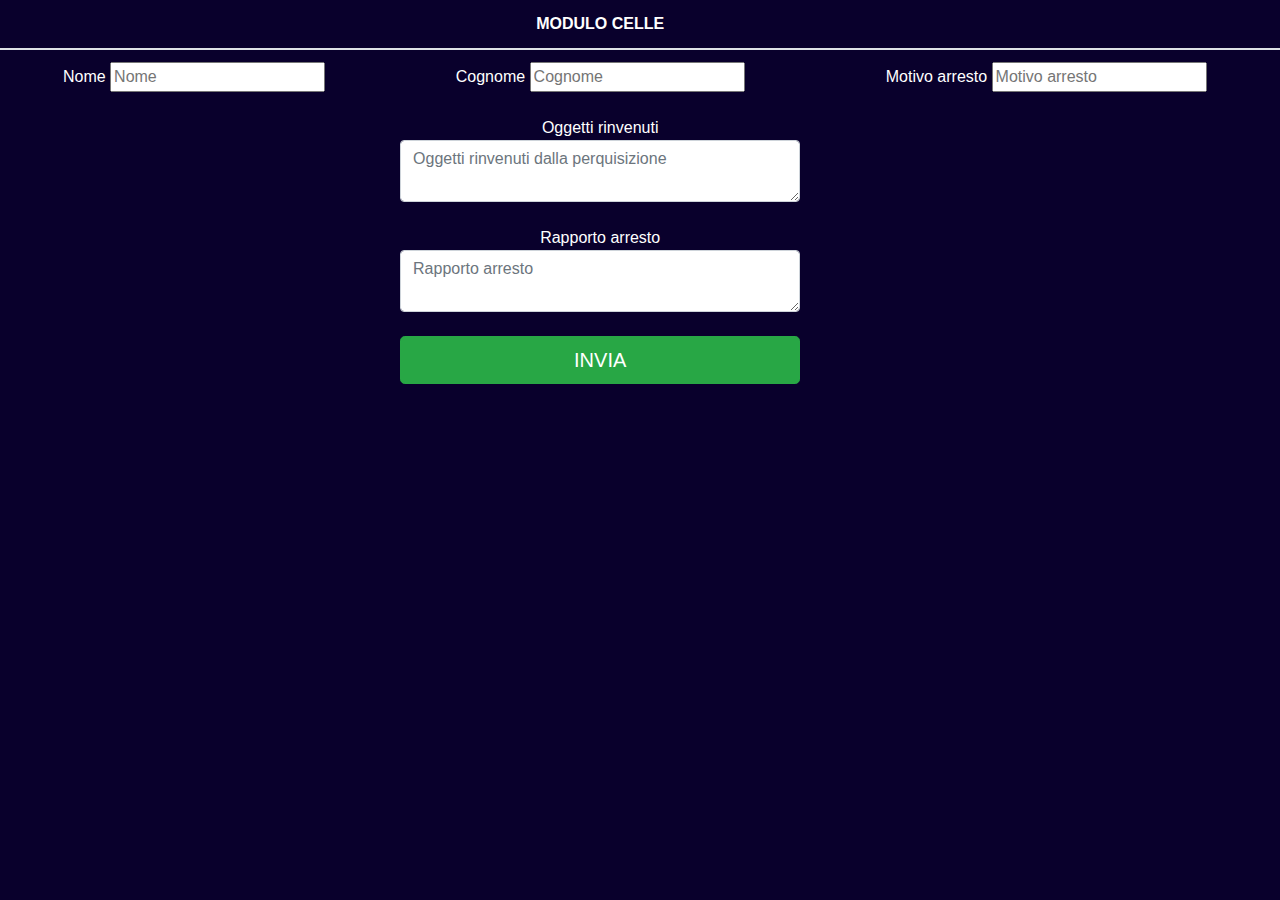
<file: nuovo_detenuto.html>
<!DOCTYPE html>
<html>

<head>
    <meta charset="utf-8">
    <meta name="viewport" content="width=device-width, initial-scale=1.0, shrink-to-fit=no">
    <title>Untitled</title>
    <link rel="stylesheet" href="https://cdnjs.cloudflare.com/ajax/libs/twitter-bootstrap/4.4.1/css/bootstrap.min.css">
    <link rel="stylesheet" href="https://fonts.googleapis.com/css?family=Oswald">
    <link rel="stylesheet" href="https://cdnjs.cloudflare.com/ajax/libs/font-awesome/4.7.0/css/font-awesome.min.css">
    <link rel="stylesheet" href="assets/css/styles.min.css">
    <link rel="stylesheet" href="https://cdnjs.cloudflare.com/ajax/libs/animate.css/3.5.2/animate.min.css">
</head>

<body style="background-color: rgb(9,0,44);">
    <div class="table-responsive">
        <table class="table">
            <thead>
                <tr>
                    <th class="text-center" style="color: rgb(255,255,255);"></th>
                    <th class="text-center" style="color: rgb(255,255,255);">MODULO CELLE</th>
                    <th class="text-center" style="color: rgb(255,255,255);"></th>
                </tr>
            </thead>
            <tbody>
                <tr>
                    <td class="text-center" style="color: rgb(255,255,255);">Nome&nbsp;<input type="text" name="nome" placeholder="Nome" required=""></td>
                    <td class="text-center" style="color: rgb(255,255,255);">Cognome&nbsp;<input type="text" name="cognome" placeholder="Cognome" required=""></td>
                    <td class="text-center" style="color: rgb(255,255,255);">Motivo arresto&nbsp;<input type="text" name="motivo_arresto" placeholder="Motivo arresto" required=""></td>
                </tr>
                <tr>
                    <td class="text-center" style="color: rgb(255,255,255);"></td>
                    <td class="text-center" style="color: rgb(255,255,255);">Oggetti rinvenuti
                        <form><textarea class="form-control" placeholder="Oggetti rinvenuti dalla perquisizione" required="" name="oggetti_rinvenuti"></textarea></form>
                    </td>
                </tr>
                <tr>
                    <td class="text-center" style="color: rgb(255,255,255);"></td>
                    <td class="text-center" style="color: rgb(255,255,255);">Rapporto arresto
                        <form><textarea class="form-control" placeholder="Rapporto arresto" required="" name="rapporto_arresto"></textarea></form>
                    </td>
                </tr>
                <tr>
                    <td class="text-center" style="color: rgb(255,255,255);">&nbsp; &nbsp; &nbsp; &nbsp; &nbsp; &nbsp;</td>
                    <td class="text-center" style="color: rgb(255,255,255);"><button class="btn btn-success btn-block btn-lg text-center" data-bs-hover-animate="pulse" type="submit">INVIA</button></td>
                </tr>
            </tbody>
        </table>
    </div>
    <script src="https://cdnjs.cloudflare.com/ajax/libs/jquery/3.4.1/jquery.min.js"></script>
    <script src="https://cdnjs.cloudflare.com/ajax/libs/twitter-bootstrap/4.4.1/js/bootstrap.bundle.min.js"></script>
    <script src="assets/js/script.min.js"></script>
</body>

</html>
</file>
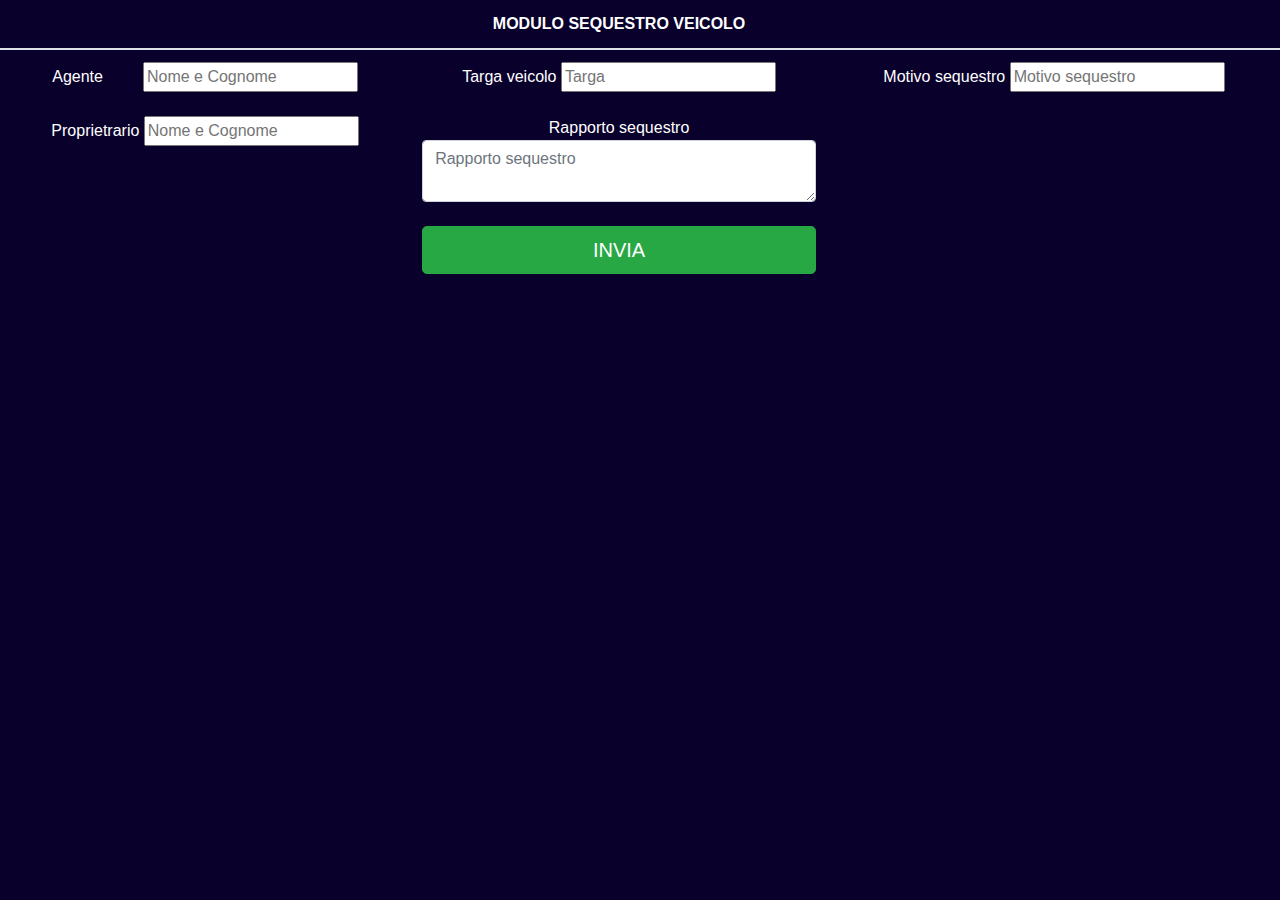
<file: nuovo_sequestro.html>
<!DOCTYPE html>
<html>

<head>
    <meta charset="utf-8">
    <meta name="viewport" content="width=device-width, initial-scale=1.0, shrink-to-fit=no">
    <title>Untitled</title>
    <link rel="stylesheet" href="https://cdnjs.cloudflare.com/ajax/libs/twitter-bootstrap/4.4.1/css/bootstrap.min.css">
    <link rel="stylesheet" href="https://fonts.googleapis.com/css?family=Oswald">
    <link rel="stylesheet" href="https://cdnjs.cloudflare.com/ajax/libs/font-awesome/4.7.0/css/font-awesome.min.css">
    <link rel="stylesheet" href="assets/css/styles.min.css">
    <link rel="stylesheet" href="https://cdnjs.cloudflare.com/ajax/libs/animate.css/3.5.2/animate.min.css">
</head>

<body style="background-color: rgb(9,0,44);">
    <div class="table-responsive">
        <table class="table">
            <thead>
                <tr>
                    <th class="text-center" style="color: rgb(255,255,255);"></th>
                    <th class="text-center" style="color: rgb(255,255,255);">MODULO SEQUESTRO VEICOLO</th>
                    <th class="text-center" style="color: rgb(255,255,255);"></th>
                </tr>
            </thead>
            <tbody>
                <tr>
                    <td class="text-center" style="color: rgb(255,255,255);">Agente&nbsp; &nbsp; &nbsp; &nbsp; &nbsp;<input type="text" name="agente" placeholder="Nome e Cognome" required=""></td>
                    <td class="text-center" style="color: rgb(255,255,255);">Targa veicolo&nbsp;<input type="text" name="targa" placeholder="Targa" required=""></td>
                    <td class="text-center" style="color: rgb(255,255,255);">Motivo sequestro&nbsp;<input type="text" name="motivo_sequestro" placeholder="Motivo sequestro" required=""></td>
                </tr>
                <tr>
                    <td class="text-center" style="color: rgb(255,255,255);">Proprietrario&nbsp;<input type="text" name="proprietario" placeholder="Nome e Cognome" required=""></td>
                    <td class="text-center" style="color: rgb(255,255,255);">Rapporto sequestro
                        <form><textarea class="form-control" placeholder="Rapporto sequestro" required="" name="rapporto_sequestro"></textarea></form>
                    </td>
                    <td class="text-center" style="color: rgb(255,255,255);"></td>
                </tr>
                <tr>
                    <td class="text-center" style="color: rgb(255,255,255);">&nbsp; &nbsp; &nbsp; &nbsp; &nbsp; &nbsp;</td>
                    <td class="text-center" style="color: rgb(255,255,255);"><button class="btn btn-success btn-block btn-lg text-center" data-bs-hover-animate="pulse" type="submit">INVIA</button></td>
                </tr>
            </tbody>
        </table>
    </div>
    <script src="https://cdnjs.cloudflare.com/ajax/libs/jquery/3.4.1/jquery.min.js"></script>
    <script src="https://cdnjs.cloudflare.com/ajax/libs/twitter-bootstrap/4.4.1/js/bootstrap.bundle.min.js"></script>
    <script src="assets/js/script.min.js"></script>
</body>

</html>
</file>
<file: assets/css/styles.min.css>
#title,#title-action,#trs-hd,.bill-header,.warning.no-result{text-align:center}#lorem{color:grey;font-family:serif}#jail{margin:3%}#lenght-form{width:50%}#menu{color:#fff;background-color:#09002c}.row{display:-ms-flexbox;display:flex;-ms-flex-wrap:wrap;flex-wrap:wrap;margin-right:-15px;margin-left:-15px}#submit,.btn-primary,.card{margin-right:1%}#card{margin-left:5%;margin-right:5%;margin-top:5%;color:#000}.card{position:relative;display:-ms-flexbox;display:flex;-ms-flex-direction:column;flex-direction:column;min-width:0;word-wrap:break-word;background-color:#fff;background-clip:border-box;border:1px solid rgba(0,0,0,.125);border-radius:.25rem}.btn-primary{color:#fff;background-color:#007bff;border-color:#007bff;margin-top:1%}#title{margin-top:2%;margin-bottom:1%}#submit{margin-top:1%}.table td,.table th{padding:.75rem;vertical-align:top;border-top:none!important}.bill-header{font-size:12px}.form-control:focus{border-color:#25476a;outline:0;-webkit-box-shadow:none;box-shadow:none}#trs-hd{width:10%}.bill-header.cs{background-color:rgba(37,71,106,.56);color:#fff}.no-result,.results tr[visible=false]{display:none}.counter{padding:8px;color:#ccc}.fa.fa-warning{font-size:18px;color:red}.search.form-control{border-radius:0!important}.search-table-col{margin-top:100px}
</file>
